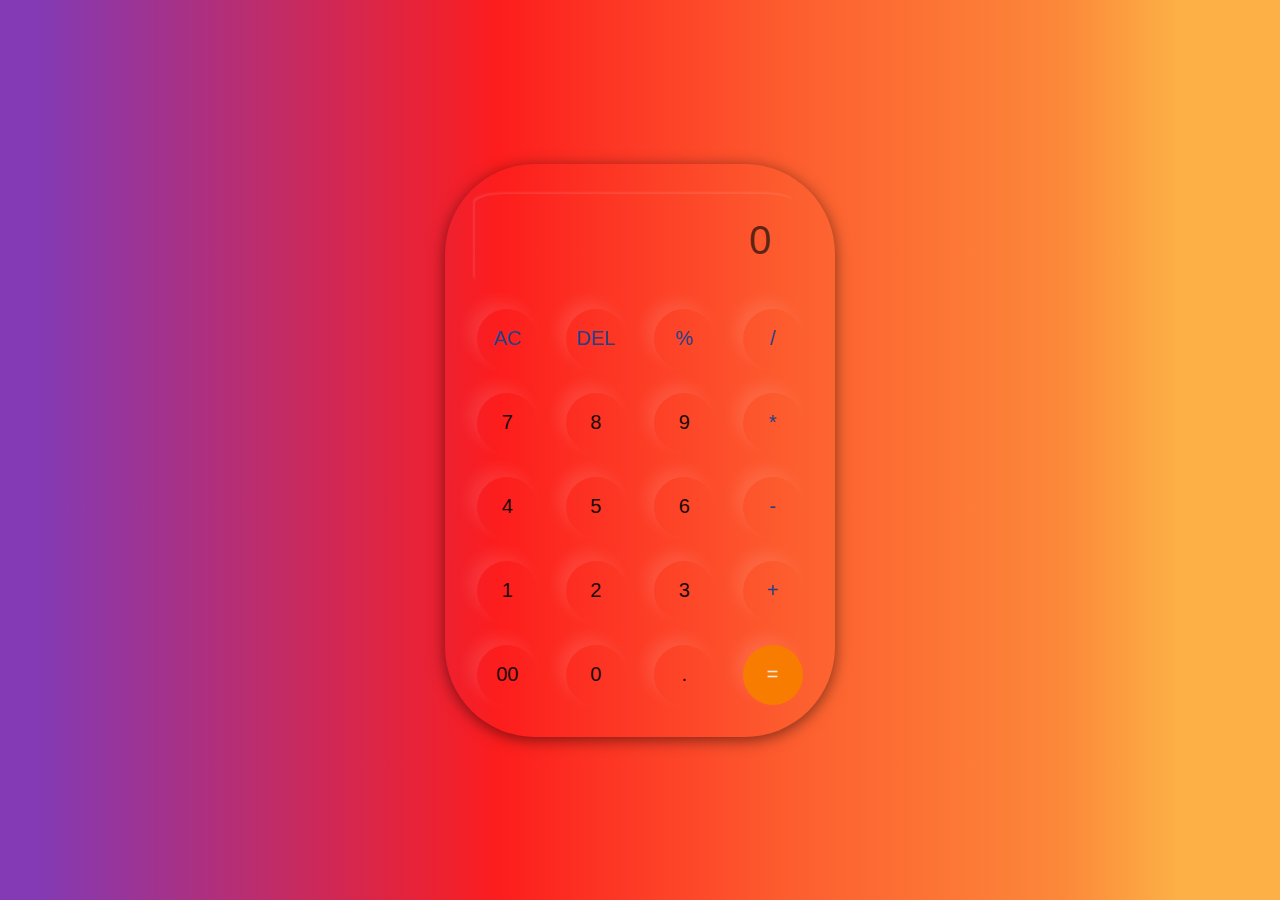
<file: calculator/index.html>
<!DOCTYPE html>
<html lang="en">
  <head>
    <meta charset="UTF-8" />
    <meta http-equiv="X-UA-Compatible" content="IE=edge" />
    <meta name="viewport" content="width=device-width, initial-scale=1.0" />
    <link rel="stylesheet" href="style.css" />
    <title>Calculator - By Code Traversal</title>
  </head>
  <body>
    <div class="container">
      <div class="calculator">
        <input type="text" id="input" placeholder="0" />
        <div>
          <button class="button operator">AC</button>
          <button class="button operator">DEL</button>
          <button class="button operator">%</button>
          <button class="button operator">/</button>
        </div>
        <div>
          <button class="button">7</button>
          <button class="button">8</button>
          <button class="button">9</button>
          <button class="button operator">*</button>
        </div>
        <div>
          <button class="button">4</button>
          <button class="button">5</button>
          <button class="button">6</button>
          <button class="button operator">-</button>
        </div>
        <div>
          <button class="button">1</button>
          <button class="button">2</button>
          <button class="button">3</button>
          <button class="button operator">+</button>
        </div>

        <div>
          <button class="button">00</button>
          <button class="button">0</button>
          <button class="button">.</button>
          <button class="button equalBtn">=</button>
        </div>
      </div>
    </div>

    <script src="script.js"></script>
  </body>
</html>
</file>
<file: calculator/style.css>
@import url('https://fonts.googleapis.com/css2?family=DM+Sans:ital,opsz,wght@0,9..40,100..1000;1,9..40,100..1000&family=Michroma&family=Noto+Sans+JP:wght@100..900&family=Open+Sans:ital,wght@0,300..800;1,300..800&family=Winky+Rough:ital,wght@0,300..900;1,300..900&display=swap');

*{
    margin: 0;
    padding: 0;
    box-sizing: border-box;
    font-family: 'Poppins', sans-serif;
}

body{
    width: 100%;
    height: 100vh;
    display: flex;
    justify-content: center;
    align-items: center;
    background: linear-gradient(90deg,rgba(131, 58, 180, 1) 3%, rgba(160, 51, 144, 1) 12%, rgba(253, 29, 29, 1) 39%, rgba(253, 94, 47, 1) 62%, rgba(252, 136, 58, 1) 83%, rgba(252, 176, 69, 1) 92%);
    /*background: linear-gradient(45deg, #280e0e, #3a4452);*/
}

.calculator{
    border: 1px solid #1e2229;
    padding: 20px;
    border:10px;
    border-radius: 90px ;
    background: transparent;
    box-shadow: 0px 3px 15px rgba(0, 1, 3, 0.5);

}

input{
    width: 320px;
    border: none;
    padding: 24px;
    margin: 10px;
    background: transparent;
    box-shadow: -2px -2px 2px rgba(255, 255, 255, 0.1);
    border-radius: 10%;
    font-size: 40px;
    text-align: right;
    cursor: pointer;
    color: #621050;
}

input::placeholder{
    color: #0b0a0bad;
}

button{
    border: none;
    width: 60px;
    height: 60px;
    margin: 12px;
    border-radius: 80%;
    background: transparent;
    color: #170707;
    font-size: 20px;
    box-shadow: -8px -8px 15px rgba(255, 255, 255, 0.1);
    cursor: pointer;
}

.equalBtn{
    background-color: #f87c00;
    color: rgb(238, 231, 229);
}

.operator{
    color: hsl(224, 54%, 34%);
}
</file>
